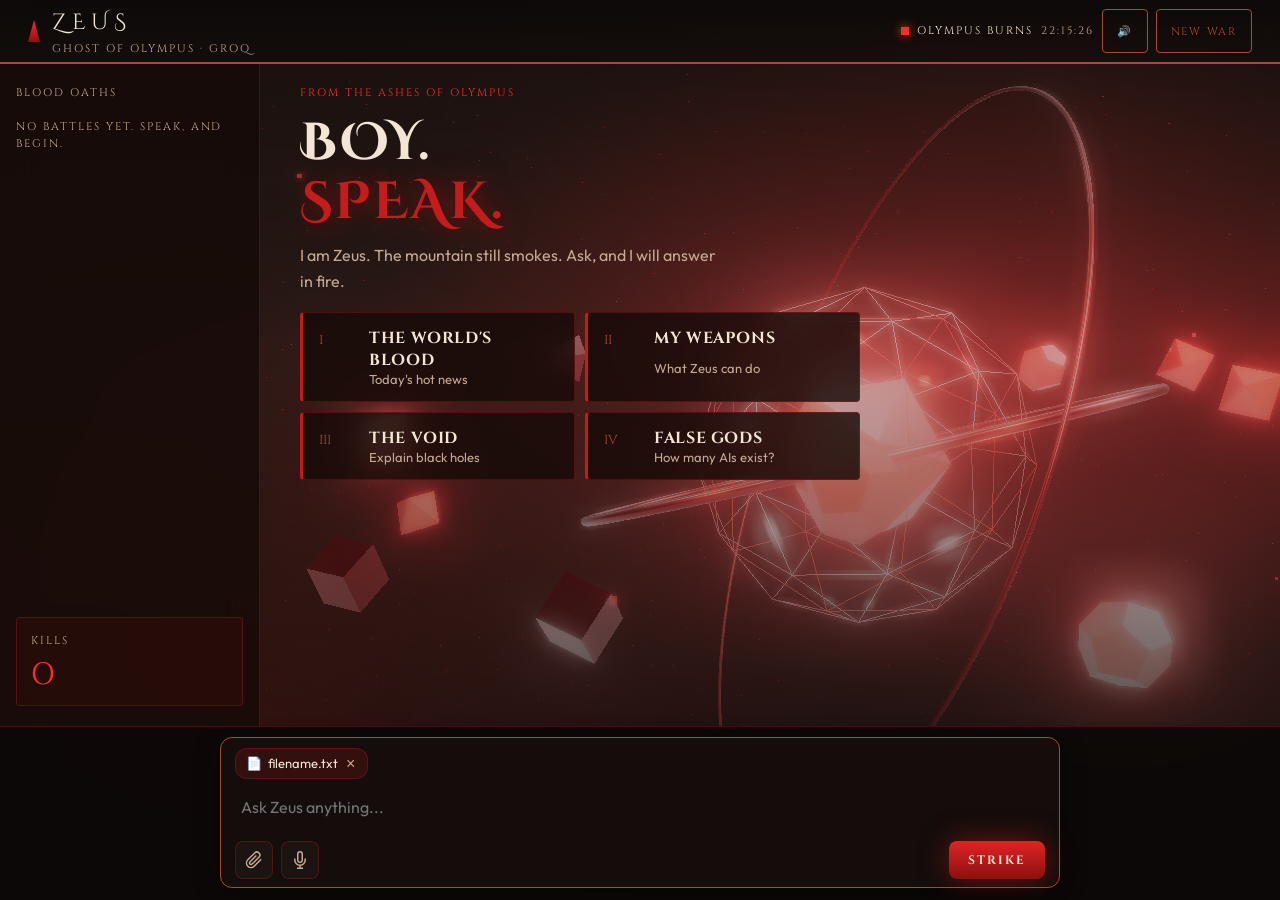
<file: index.html>
<!DOCTYPE html>
<html lang="en">
  <head>
    <meta charset="UTF-8" />
    <meta name="viewport" content="width=device-width, initial-scale=1.0" />
    <meta name="google-site-verification" content="K2BMJtiLgblN4cjkFbpuhCYSV8A4xfvrGHMD86PuCaE" />
    <title>ZEUS — Ghost of Olympus</title>
    <meta name="description" content="Zeus. LLaMA-3.3-70B on Groq. Speak, and Olympus answers in fire." />
    <link rel="preconnect" href="https://fonts.googleapis.com" />
    <link rel="preconnect" href="https://fonts.gstatic.com" crossorigin />
    <link href="https://fonts.googleapis.com/css2?family=Cinzel:wght@600;700;900&family=Cinzel+Decorative:wght@700&family=Outfit:wght@400;500;600&display=swap" rel="stylesheet" />
    <script type="module" crossorigin src="/assets/index-BTrF5J0i.js"></script>
    <link rel="stylesheet" crossorigin href="/assets/index-BiWM6HT5.css">
  </head>
  <body>
    <a class="skip-link" href="#composer-input">Skip to message</a>
    <canvas id="scene" aria-hidden="true"></canvas>
    <div class="ash-veil" aria-hidden="true"></div>

    <div class="app">
      <header class="topbar">
        <div class="brand">
          <span class="brand-mark" aria-hidden="true"></span>
          <div>
            <p class="brand-name">Zeus</p>
            <p class="brand-meta">Ghost of Olympus · Groq</p>
          </div>
        </div>
        <div class="top-actions">
          <p class="status" id="status">
            <span class="status-dot" aria-hidden="true"></span>
            <span id="status-text">Olympus burns</span>
          </p>
          <p class="clock" id="clock">--:--:--</p>
          <button class="ghost" type="button" id="btn-sidebar" aria-expanded="false" aria-controls="sidebar">
            Sagas
          </button>
          <button class="ghost" type="button" id="btn-tts" title="Toggle Voice Output (Speech)">🔊</button>
          <button class="ghost" type="button" id="btn-new">New war</button>
        </div>
      </header>

      <div class="scrim" id="scrim" hidden></div>

      <aside class="sidebar" id="sidebar" aria-label="Chat history">
        <p class="side-label">Blood oaths</p>
        <div class="history" id="history">
          <p class="empty-hist">No battles yet. Speak, and begin.</p>
        </div>
        <div class="stat">
          <p class="stat-label">Kills</p>
          <p class="stat-count" id="total-chats">0</p>
        </div>
      </aside>

      <main class="stage" id="stage">
        <section class="welcome" id="welcome">
          <p class="kicker">From the ashes of Olympus</p>
          <h1><span>Boy.</span><em>Speak.</em></h1>
          <p class="lede">I am Zeus. The mountain still smokes. Ask, and I will answer in fire.</p>
          <div class="prompts" id="prompts">
            <button type="button" data-prompt="Today's hot news">
              <span>I</span>
              <strong>The world's blood</strong>
              <small>Today's hot news</small>
            </button>
            <button type="button" data-prompt="What can you do?">
              <span>II</span>
              <strong>My weapons</strong>
              <small>What Zeus can do</small>
            </button>
            <button type="button" data-prompt="Explain black holes">
              <span>III</span>
              <strong>The void</strong>
              <small>Explain black holes</small>
            </button>
            <button type="button" data-prompt="How many AIs exist?">
              <span>IV</span>
              <strong>False gods</strong>
              <small>How many AIs exist?</small>
            </button>
          </div>
        </section>
        <div class="thread" id="thread" hidden role="log" aria-live="polite" aria-relevant="additions"></div>
      </main>

      <form class="composer" id="composer" autocomplete="off">
        <div class="composer-box">
          <div class="file-preview" id="file-preview" hidden>
            <span class="file-badge">
              <span class="file-icon">📄</span>
              <span class="file-name" id="file-name">filename.txt</span>
              <button type="button" class="file-remove" id="btn-file-remove" title="Remove attached file">&times;</button>
            </span>
          </div>

          <label class="composer-label" for="composer-input">Command</label>
          <textarea
            id="composer-input"
            name="message"
            rows="1"
            placeholder="Ask Zeus anything..."
            maxlength="4000"
          ></textarea>

          <div class="composer-toolbar">
            <div class="left-tools">
              <input type="file" id="file-input" hidden accept=".txt,.pdf,.csv,.json,.md,.png,.jpg,.jpeg,.py,.js,.html,.css" />
              <button class="tool-btn" type="button" id="btn-upload" title="Upload File">
                <svg width="18" height="18" viewBox="0 0 24 24" fill="none" stroke="currentColor" stroke-width="2"><path d="M21.44 11.05l-9.19 9.19a6 6 0 01-8.49-8.49l9.19-9.19a4 4 0 015.66 5.66l-9.2 9.19a2 2 0 01-2.83-2.83l8.49-8.48"/></svg>
              </button>
              <button class="tool-btn" type="button" id="btn-mic" title="Voice Input (Mic)">
                <svg width="18" height="18" viewBox="0 0 24 24" fill="none" stroke="currentColor" stroke-width="2"><path d="M12 1a3 3 0 00-3 3v8a3 3 0 006 0V4a3 3 0 00-3-3z"/><path d="M19 10v2a7 7 0 01-14 0v-2"/><line x1="12" y1="19" x2="12" y2="23"/><line x1="8" y1="23" x2="16" y2="23"/></svg>
              </button>
            </div>
            <button class="send" type="submit" id="btn-send">
              <span class="send-label">Strike</span>
              <span class="send-wait" hidden>Forging</span>
            </button>
          </div>
        </div>
        <p class="form-error" id="form-error" role="alert"></p>
      </form>
    </div>

  </body>
</html>
</file>
<file: assets/index-BiWM6HT5.css>
:root{--bg: #0a0605;--elevated: #160c0a;--panel: rgba(22, 10, 8, .8);--ink: #f3e6d4;--muted: #c4a994;--blood: #c41c1c;--ember: #ff2a2a;--bronze: #a84a3a;--ash: #3a2e28;--line: rgba(196, 28, 28, .32);--danger: #f87171;--radius: 4px;--font-display: "Cinzel", Georgia, serif;--font-mark: "Cinzel Decorative", "Cinzel", Georgia, serif;--font-body: "Outfit", system-ui, sans-serif;--ease: cubic-bezier(.16, 1, .3, 1);--top: 64px;--composer: auto;--side: 260px;--z-scene: 0;--z-veil: 1;--z-app: 2;--z-scrim: 8;--z-side: 10;--z-skip: 40}*,*:before,*:after{box-sizing:border-box}html,body{margin:0;height:100%;height:100dvh;background:var(--bg);color:var(--ink);font-family:var(--font-body);font-size:16px;line-height:1.6;overflow:hidden;overscroll-behavior:none}button,a,.hist-item{cursor:pointer}#scene{position:fixed;top:0;right:0;bottom:0;left:0;width:100%;height:100%;z-index:var(--z-scene);display:block;pointer-events:none}.ash-veil{position:fixed;top:0;right:0;bottom:0;left:0;z-index:var(--z-veil);pointer-events:none;background:radial-gradient(ellipse at 76% 40%,rgba(196,28,28,.28),transparent 44%),radial-gradient(ellipse at 20% 80%,rgba(255,42,42,.1),transparent 40%),linear-gradient(180deg,#0c09089e,#0c09082e 38%,#0c0908db)}.skip-link{position:absolute;left:16px;top:-48px;z-index:var(--z-skip);padding:10px 14px;background:var(--blood);color:var(--ink);text-decoration:none;font-weight:600}.skip-link:focus{top:12px}.app{position:relative;z-index:var(--z-app);height:100dvh;max-height:100dvh;overflow:hidden;display:grid;grid-template-columns:1fr;grid-template-rows:var(--top) minmax(0,1fr) var(--composer)}.topbar{display:flex;align-items:center;justify-content:space-between;gap:16px;padding:0 16px;border-bottom:2px solid var(--bronze);background:linear-gradient(180deg,#0c0908db,#0c090866);-webkit-backdrop-filter:blur(16px);backdrop-filter:blur(16px)}.brand{display:flex;align-items:center;gap:12px;min-width:0}.brand-mark{width:12px;height:22px;flex-shrink:0;clip-path:polygon(50% 0,100% 100%,0 100%);background:linear-gradient(180deg,#ff2a2a,#8b1111);box-shadow:0 0 16px #c41c1ccc}.brand-name{margin:0;font-family:var(--font-mark);font-size:22px;letter-spacing:.28em;text-transform:uppercase;color:var(--ink)}.brand-meta,.clock,.side-label,.stat-label,.empty-hist,.kicker,.msg-meta,.composer-label,.composer-hint,.status{margin:0;font-family:var(--font-display);font-size:11px;letter-spacing:.18em;text-transform:uppercase;color:var(--muted)}.top-actions{display:flex;align-items:center;gap:8px;flex-shrink:0}.status{display:none;align-items:center;gap:8px;color:var(--ink)}.status-dot{width:8px;height:8px;background:var(--ember);box-shadow:0 0 10px #e85d04e6}.ghost,.send,.prompts button,.hist-item,.retry{min-height:44px;transition:transform .18s var(--ease),background .18s var(--ease),border-color .18s var(--ease),opacity .18s var(--ease)}.ghost,.retry{padding:0 14px;border:1px solid var(--bronze);border-radius:var(--radius);background:transparent;color:var(--bronze);font-family:var(--font-display);font-size:11px;letter-spacing:.16em;text-transform:uppercase}.ghost:hover,.retry:hover,.prompts button:hover,.hist-item:hover{transform:translateY(-1px);border-color:var(--ember);color:var(--ink)}.ghost:active,.send:active,.prompts button:active{transform:scale(.97)}.ghost:focus-visible,.send:focus-visible,.prompts button:focus-visible,.hist-item:focus-visible,.retry:focus-visible,textarea:focus-visible{outline:2px solid var(--ember);outline-offset:3px}.scrim{position:fixed;inset:var(--top) 0 var(--composer);background:#0806059e;z-index:var(--z-scrim)}.sidebar{display:none;position:absolute;top:var(--top);left:0;bottom:var(--composer);width:min(86vw,300px);padding:20px 16px;background:var(--panel);border-right:1px solid var(--line);-webkit-backdrop-filter:blur(18px);backdrop-filter:blur(18px);overflow:auto;z-index:var(--z-side)}.sidebar.open{display:flex;flex-direction:column;gap:16px}.history{display:flex;flex-direction:column;gap:8px;flex:1}.hist-item{width:100%;text-align:left;border:1px solid var(--line);border-radius:var(--radius);background:#ffffff08;color:var(--ink);padding:10px 12px;font-family:var(--font-body);font-size:15px}.hist-item.active{border-color:var(--blood);background:#b4231829}.hist-item small{display:block;color:var(--bronze);font-family:var(--font-display);font-size:11px;letter-spacing:.14em;margin-bottom:4px}.stat{border:1px solid var(--line);border-radius:var(--radius);padding:14px;background:#b4231814}.stat-count{margin:6px 0 0;font-family:var(--font-mark);font-size:36px;line-height:1;color:var(--ember)}.stage{min-height:0;height:100%;overflow:hidden;padding:12px 16px 8px;display:flex;flex-direction:column}.welcome[hidden],.thread[hidden]{display:none!important}.welcome{max-width:560px;margin:0;flex:1;display:flex;flex-direction:column;justify-content:flex-start;min-height:0;overflow:hidden}.kicker{color:var(--ember);margin-bottom:12px}h1{margin:0 0 10px;font-family:var(--font-mark);font-weight:700;font-size:clamp(28px,5vw,52px);line-height:1.15;letter-spacing:.04em;text-transform:uppercase}h1 span,h1 em{display:block}h1 em{font-style:normal;color:var(--blood);text-shadow:0 0 28px rgba(196,28,28,.55)}.lede{margin:0 0 18px;color:var(--muted);font-size:16px;max-width:38ch}.prompts{display:grid;grid-template-columns:1fr;gap:10px}.prompts button{display:grid;grid-template-columns:40px 1fr;grid-template-rows:auto auto;column-gap:10px;align-items:start;padding:14px 16px;border:1px solid var(--line);border-left:3px solid var(--blood);border-radius:var(--radius);background:var(--panel);color:var(--ink);text-align:left;-webkit-backdrop-filter:blur(12px);backdrop-filter:blur(12px)}.prompts button span{grid-row:1 / span 2;color:var(--bronze);font-family:var(--font-display);font-size:13px;padding-top:4px}.prompts button strong{font-family:var(--font-display);font-size:16px;font-weight:700;letter-spacing:.04em;text-transform:uppercase}.prompts button small{color:var(--muted);font-family:var(--font-body);font-size:13px;letter-spacing:0;text-transform:none}.thread{width:100%;max-width:100%;margin:0;display:flex;flex-direction:column;gap:14px;flex:1;min-height:0;overflow-y:auto;padding-right:6px;overscroll-behavior:contain}.thread::-webkit-scrollbar{width:6px}.thread::-webkit-scrollbar-track{background:#0c060566;border-radius:3px}.thread::-webkit-scrollbar-thumb{background:linear-gradient(180deg,#ff2a2a99,#c41c1ccc);border-radius:3px;box-shadow:0 0 8px #ff2a2a66}.thread::-webkit-scrollbar-thumb:hover{background:#ff2a2a}.msg{padding:16px 18px;border:1px solid var(--line);border-radius:8px;background:var(--panel);-webkit-backdrop-filter:blur(14px);backdrop-filter:blur(14px);animation:rise .28s var(--ease);width:fit-content;max-width:82%;box-shadow:0 4px 20px #00000059}.msg.user{align-self:flex-end;margin-left:auto;margin-right:0;border-left:1px solid var(--line);border-right:3px solid var(--ember);border-top-right-radius:2px;background:linear-gradient(135deg,#3e1c0ed9,#26100ae6)}.msg.user .msg-meta{text-align:right;color:var(--ember)}.msg.zeus{align-self:flex-start;margin-right:auto;margin-left:0;border-left:3px solid var(--blood);border-top-left-radius:2px;background:#120907d9}.msg.error{align-self:flex-start;margin-right:auto;margin-left:0;border-color:#f8717180}.msg-meta{margin-bottom:8px;color:var(--bronze)}.msg p{margin:0 0 8px;line-height:1.65;white-space:pre-wrap;word-break:break-word}.msg p:last-child{margin-bottom:0}.typing-cursor{display:inline-block;color:var(--ember);font-weight:700;animation:cursorBlink .7s infinite;margin-left:4px}@keyframes cursorBlink{0%,to{opacity:1;text-shadow:0 0 8px rgba(255,42,42,.8)}50%{opacity:0;text-shadow:none}}.retry{margin-top:12px}.typing{display:flex;align-items:center;gap:8px;color:var(--muted)}.dot{width:7px;height:7px;background:var(--ember);animation:pulse 1.1s ease-in-out infinite}.dot:nth-child(2){animation-delay:.15s}.dot:nth-child(3){animation-delay:.3s}@keyframes pulse{0%,70%,to{opacity:.25;transform:scale(.7)}35%{opacity:1;transform:scale(1)}}@keyframes rise{0%{opacity:0;transform:translateY(8px)}to{opacity:1;transform:translateY(0)}}.composer{display:flex;flex-direction:column;width:100%;padding:10px 24px 14px;border-top:1px solid var(--line);background:#0c0908f2;-webkit-backdrop-filter:blur(16px);backdrop-filter:blur(16px)}.composer-box{display:flex;flex-direction:column;gap:8px;width:100%;max-width:840px;margin:0 auto;padding:10px 14px 8px;border:1px solid var(--bronze);border-radius:12px;background:#160e0ce6;box-shadow:0 4px 24px #00000073;transition:border-color .2s var(--ease)}.composer-box:focus-within{border-color:var(--ember);box-shadow:0 0 16px #ff2a2a4d}.composer-toolbar{display:flex;align-items:center;justify-content:space-between;width:100%;margin-top:2px}.left-tools{display:flex;align-items:center;gap:8px}.tool-btn{width:38px;height:38px;display:flex;align-items:center;justify-content:center;border:1px solid rgba(196,28,28,.3);border-radius:8px;background:#ffffff08;color:var(--muted);cursor:pointer;transition:all .18s var(--ease)}.tool-btn:hover{border-color:var(--ember);color:var(--ink);background:#c41c1c33}.tool-btn.recording{border-color:var(--ember);color:#ff2a2a;background:#ff2a2a40;box-shadow:0 0 12px #ff2a2acc;animation:recPulse 1s infinite alternate}@keyframes recPulse{0%{transform:scale(1)}to{transform:scale(1.08)}}.file-preview{display:flex;align-items:center;margin-bottom:4px}.file-badge{display:inline-flex;align-items:center;gap:6px;padding:4px 10px;border:1px solid var(--line);border-radius:12px;background:#c41c1c2e;color:var(--ink);font-size:13px}.file-name{max-width:220px;overflow:hidden;text-overflow:ellipsis;white-space:nowrap}.file-remove{border:none;background:transparent;color:var(--muted);font-size:16px;cursor:pointer;line-height:1;padding:0 2px}.file-remove:hover{color:var(--danger)}#btn-tts.active{border-color:var(--ember);color:var(--ink);background:#c41c1c33;box-shadow:0 0 10px #ff2a2a80}.composer-label{display:none}textarea{display:block;width:100%;min-height:40px;max-height:140px;padding:4px 6px;border:none;background:transparent;color:var(--ink);font-family:var(--font-body);font-size:16px;line-height:1.5;resize:none;outline:none}.composer-hint{display:none}.form-error{max-width:840px;margin:4px auto 0;color:var(--danger);font-size:13px}.form-error:empty{display:none}.send{min-width:96px;min-height:38px;padding:0 16px;border:0;border-radius:8px;background:linear-gradient(180deg,#e02424,#8b1111);color:var(--ink);font-family:var(--font-display);font-size:12px;font-weight:700;letter-spacing:.16em;text-transform:uppercase;box-shadow:0 0 28px #c41c1c80}.send:disabled{opacity:.45;cursor:not-allowed;transform:none}@media(min-width:900px){.app{grid-template-columns:var(--side) 1fr}.topbar{grid-column:1 / -1;padding:0 28px}.sidebar{display:flex;flex-direction:column;gap:16px;position:static;width:auto;grid-row:2}.stage{grid-column:2;grid-row:2;padding:20px 40px 12px}.composer{grid-column:1 / -1;padding:10px 28px 12px}#btn-sidebar,.scrim{display:none}.status,.clock{display:flex}.prompts{grid-template-columns:1fr 1fr}.welcome{margin-top:0}}@media(max-width:899px){.clock,.brand-meta,.composer-hint,.prompts button small{display:none}}@media(prefers-reduced-motion:reduce){.ghost,.send,.prompts button,.hist-item,.msg,.dot{animation:none;transition:none}.ghost:hover,.send:hover,.prompts button:hover{transform:none}}
</file>
